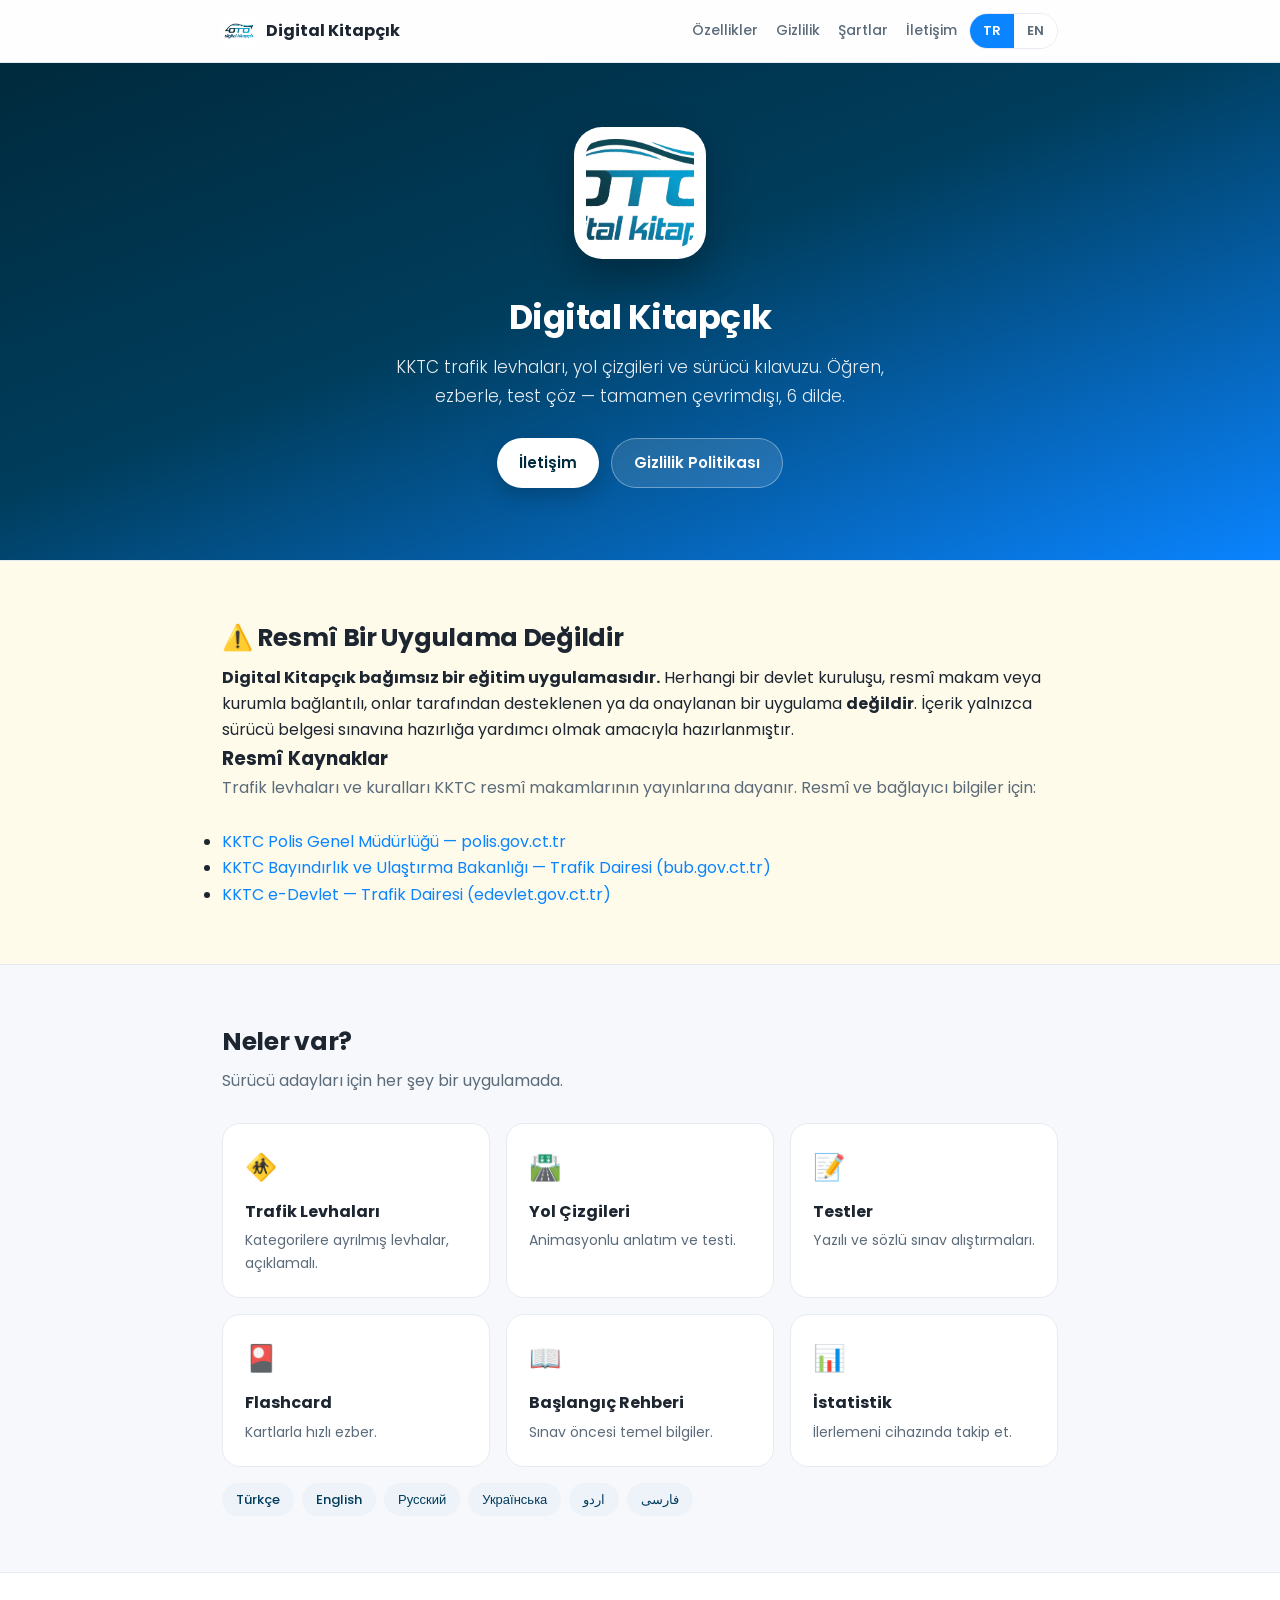
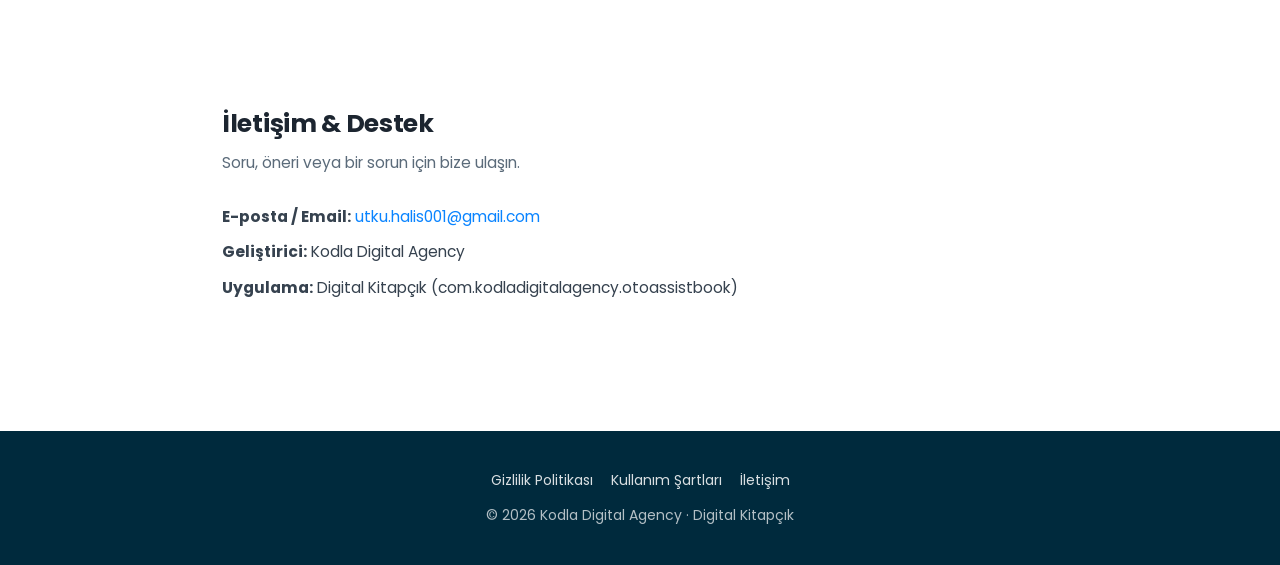
<file: index.html>
<!DOCTYPE html>
<html lang="tr">
<head>
<meta charset="UTF-8">
<meta name="viewport" content="width=device-width, initial-scale=1">
<title>Digital Kitapçık — KKTC Sürücü Kılavuzu</title>
<meta name="description" content="Digital Kitapçık: KKTC trafik levhaları, yol çizgileri ve sürücü kılavuzu. Öğren, ezberle, test çöz. 6 dilde, tamamen çevrimdışı.">
<link rel="icon" href="assets/icon.png">
<link rel="preconnect" href="https://fonts.googleapis.com">
<link rel="preconnect" href="https://fonts.gstatic.com" crossorigin>
<link href="https://fonts.googleapis.com/css2?family=Poppins:wght@300;400;500;600;700&display=swap" rel="stylesheet">
<link rel="stylesheet" href="style.css">
</head>
<body>

<div class="topbar">
  <div class="wrap">
    <a class="brand" href="index.html"><img src="assets/icon.png" alt="Digital Kitapçık"> Digital Kitapçık</a>
    <div class="spacer"></div>
    <nav class="nav-links">
      <a href="#features"><span data-tr>Özellikler</span><span data-en>Features</span></a>
      <a href="privacy.html"><span data-tr>Gizlilik</span><span data-en>Privacy</span></a>
      <a href="terms.html"><span data-tr>Şartlar</span><span data-en>Terms</span></a>
      <a href="#contact"><span data-tr>İletişim</span><span data-en>Contact</span></a>
    </nav>
    <div class="lang-toggle">
      <button id="btn-tr" class="active" onclick="setLang('tr')">TR</button>
      <button id="btn-en" onclick="setLang('en')">EN</button>
    </div>
  </div>
</div>

<header class="hero">
  <img class="logo" src="assets/logo.png" alt="Digital Kitapçık">
  <h1>Digital Kitapçık</h1>
  <p class="tag">
    <span data-tr>KKTC trafik levhaları, yol çizgileri ve sürücü kılavuzu. Öğren, ezberle, test çöz — tamamen çevrimdışı, 6 dilde.</span>
    <span data-en>TRNC traffic signs, road markings and driver's handbook. Learn, memorize, take quizzes — fully offline, in 6 languages.</span>
  </p>
  <div class="stores">
    <a class="btn" href="#contact"><span data-tr>İletişim</span><span data-en>Contact</span></a>
    <a class="btn ghost" href="privacy.html"><span data-tr>Gizlilik Politikası</span><span data-en>Privacy Policy</span></a>
  </div>
</header>

<section class="block" id="disclaimer" style="background:#fffbeb;border-top:1px solid var(--line);border-bottom:1px solid var(--line)">
  <div class="wrap">
    <h2>⚠️ <span data-tr>Resmî Bir Uygulama Değildir</span><span data-en>Not an Official App</span></h2>
    <p>
      <span data-tr><strong>Digital Kitapçık bağımsız bir eğitim uygulamasıdır.</strong> Herhangi bir devlet kuruluşu, resmî makam veya kurumla bağlantılı, onlar tarafından desteklenen ya da onaylanan bir uygulama <strong>değildir</strong>. İçerik yalnızca sürücü belgesi sınavına hazırlığa yardımcı olmak amacıyla hazırlanmıştır.</span>
      <span data-en><strong>Digital Kitapçık is an independent educational app.</strong> It is <strong>not</strong> affiliated with, endorsed by, or authorized by any government agency, official authority, or institution. The content is provided solely to help with driving-licence exam preparation.</span>
    </p>
    <h3><span data-tr>Resmî Kaynaklar</span><span data-en>Official Sources</span></h3>
    <p class="sub"><span data-tr>Trafik levhaları ve kuralları KKTC resmî makamlarının yayınlarına dayanır. Resmî ve bağlayıcı bilgiler için:</span><span data-en>Traffic signs and rules are based on publications of the official TRNC authorities. For official and binding information:</span></p>
    <ul>
      <li><a href="https://polis.gov.ct.tr" target="_blank" rel="noopener">KKTC Polis Genel Müdürlüğü — polis.gov.ct.tr</a></li>
      <li><a href="https://bub.gov.ct.tr/DA%C4%B0RE-VE-KURUMLAR/TRAF%C4%B0K-DA%C4%B0RES%C4%B0" target="_blank" rel="noopener">KKTC Bayındırlık ve Ulaştırma Bakanlığı — Trafik Dairesi (bub.gov.ct.tr)</a></li>
      <li><a href="https://edevlet.gov.ct.tr/trafik-dairesi" target="_blank" rel="noopener">KKTC e-Devlet — Trafik Dairesi (edevlet.gov.ct.tr)</a></li>
    </ul>
  </div>
</section>

<section class="block" id="features">
  <div class="wrap">
    <h2><span data-tr>Neler var?</span><span data-en>What's inside?</span></h2>
    <p class="sub"><span data-tr>Sürücü adayları için her şey bir uygulamada.</span><span data-en>Everything a driver candidate needs in one app.</span></p>
    <div class="features">
      <div class="card"><div class="ico">🚸</div><h3><span data-tr>Trafik Levhaları</span><span data-en>Traffic Signs</span></h3><p><span data-tr>Kategorilere ayrılmış levhalar, açıklamalı.</span><span data-en>Categorized signs with explanations.</span></p></div>
      <div class="card"><div class="ico">🛣️</div><h3><span data-tr>Yol Çizgileri</span><span data-en>Road Markings</span></h3><p><span data-tr>Animasyonlu anlatım ve testi.</span><span data-en>Animated lessons with a quiz.</span></p></div>
      <div class="card"><div class="ico">📝</div><h3><span data-tr>Testler</span><span data-en>Quizzes</span></h3><p><span data-tr>Yazılı ve sözlü sınav alıştırmaları.</span><span data-en>Written and oral exam practice.</span></p></div>
      <div class="card"><div class="ico">🎴</div><h3><span data-tr>Flashcard</span><span data-en>Flashcards</span></h3><p><span data-tr>Kartlarla hızlı ezber.</span><span data-en>Fast memorization with cards.</span></p></div>
      <div class="card"><div class="ico">📖</div><h3><span data-tr>Başlangıç Rehberi</span><span data-en>Beginner Guide</span></h3><p><span data-tr>Sınav öncesi temel bilgiler.</span><span data-en>Essentials before the exam.</span></p></div>
      <div class="card"><div class="ico">📊</div><h3><span data-tr>İstatistik</span><span data-en>Statistics</span></h3><p><span data-tr>İlerlemeni cihazında takip et.</span><span data-en>Track your progress on your device.</span></p></div>
    </div>
    <div class="langs-row">
      <span class="chip">Türkçe</span><span class="chip">English</span><span class="chip">Русский</span><span class="chip">Українська</span><span class="chip">اردو</span><span class="chip">فارسی</span>
    </div>
  </div>
</section>

<section class="block legal" id="contact" style="background:#fff;border-top:1px solid var(--line)">
  <div class="wrap">
    <h2><span data-tr>İletişim & Destek</span><span data-en>Contact & Support</span></h2>
    <p class="sub"><span data-tr>Soru, öneri veya bir sorun için bize ulaşın.</span><span data-en>Reach us for questions, suggestions or any issue.</span></p>
    <p><strong>E-posta / Email:</strong> <a href="mailto:utku.halis001@gmail.com">utku.halis001@gmail.com</a></p>
    <p><strong><span data-tr>Geliştirici</span><span data-en>Developer</span>:</strong> Kodla Digital Agency</p>
    <p><strong><span data-tr>Uygulama</span><span data-en>App</span>:</strong> Digital Kitapçık (com.kodladigitalagency.otoassistbook)</p>
  </div>
</section>

<footer>
  <div class="flinks">
    <a href="privacy.html"><span data-tr>Gizlilik Politikası</span><span data-en>Privacy Policy</span></a>
    <a href="terms.html"><span data-tr>Kullanım Şartları</span><span data-en>Terms of Use</span></a>
    <a href="#contact"><span data-tr>İletişim</span><span data-en>Contact</span></a>
  </div>
  <div>© <span id="year"></span> Kodla Digital Agency · Digital Kitapçık</div>
</footer>

<script src="lang.js"></script>
</body>
</html>
</file>
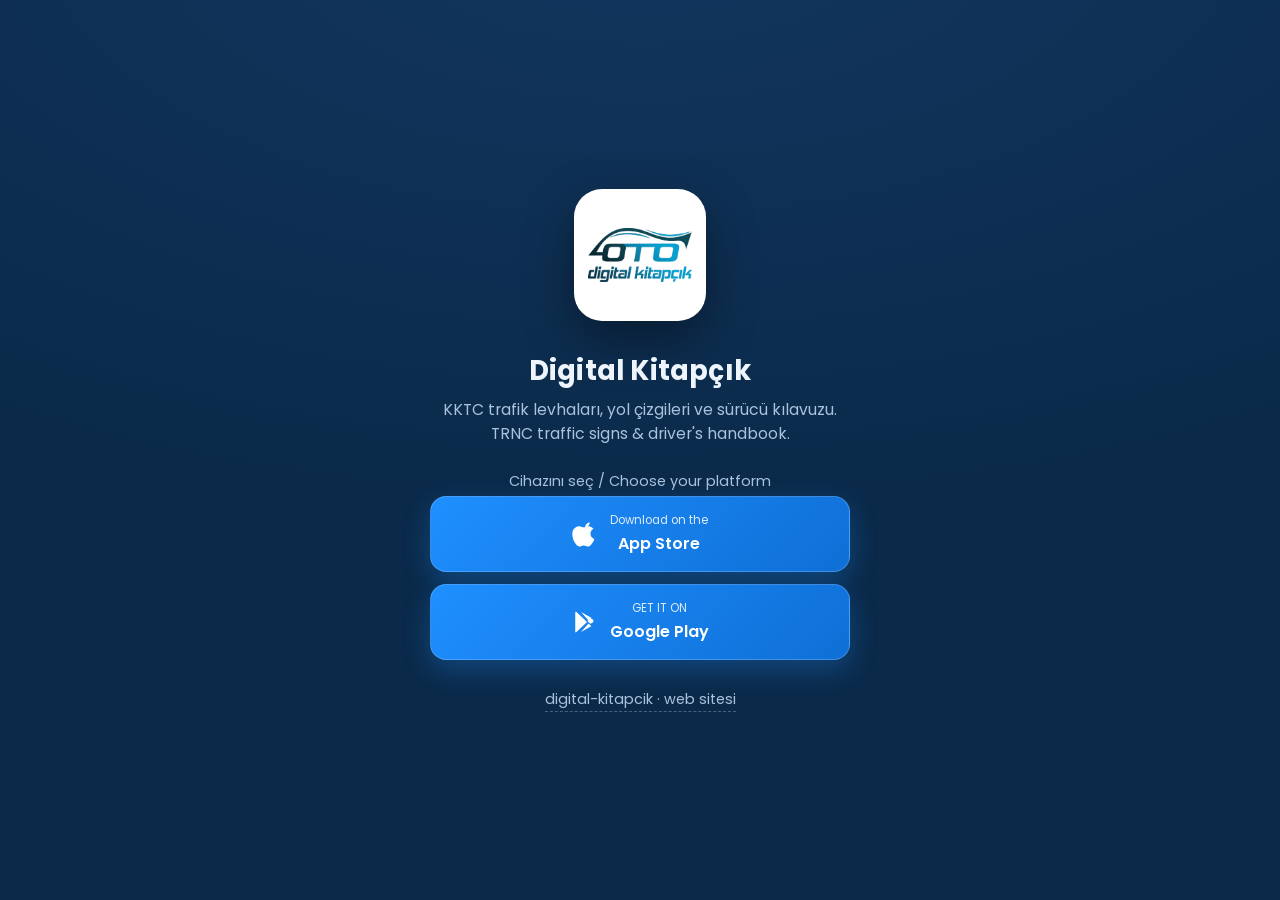
<file: go_market.html>
<!DOCTYPE html>
<html lang="tr">
<head>
<meta charset="UTF-8">
<meta name="viewport" content="width=device-width, initial-scale=1">
<title>Digital Kitapçık — İndir / Download</title>
<meta name="description" content="Digital Kitapçık'ı indir: iPhone için App Store, Android için Google Play. Download Digital Kitapçık from the App Store or Google Play.">
<link rel="icon" href="assets/icon.png">
<meta property="og:title" content="Digital Kitapçık — İndir">
<meta property="og:description" content="KKTC trafik levhaları, yol çizgileri ve sürücü kılavuzu. App Store ve Google Play'de.">
<meta property="og:image" content="assets/logo.png">
<link rel="preconnect" href="https://fonts.googleapis.com">
<link rel="preconnect" href="https://fonts.gstatic.com" crossorigin>
<link href="https://fonts.googleapis.com/css2?family=Poppins:wght@400;500;600;700&display=swap" rel="stylesheet">
<style>
  :root{
    --bg1:#0b2a4a; --bg2:#12365f; --accent:#1f8fff; --accent2:#0f6fd6;
    --card:rgba(255,255,255,.07); --line:rgba(255,255,255,.14); --txt:#eef4fb; --muted:#a9c2dd;
  }
  *{box-sizing:border-box;margin:0;padding:0}
  html,body{height:100%}
  body{
    font-family:'Poppins',system-ui,-apple-system,sans-serif;
    background:radial-gradient(1200px 600px at 50% -10%,var(--bg2),var(--bg1));
    color:var(--txt);min-height:100dvh;display:flex;align-items:center;justify-content:center;
    padding:32px 20px;text-align:center;
  }
  .box{width:100%;max-width:420px}
  .logo{width:132px;height:132px;border-radius:28px;object-fit:contain;background:#fff;padding:14px;
    box-shadow:0 18px 50px rgba(0,0,0,.4);margin-bottom:22px}
  h1{font-size:1.7rem;font-weight:700;margin-bottom:6px;letter-spacing:.2px}
  .tag{color:var(--muted);font-size:.98rem;line-height:1.5;margin-bottom:26px}
  .stat{color:var(--muted);font-size:.9rem;margin:18px 0 4px;min-height:1.2em}
  .btns{display:flex;flex-direction:column;gap:12px}
  a.store{
    display:flex;align-items:center;justify-content:center;gap:12px;
    padding:15px 18px;border-radius:16px;text-decoration:none;font-weight:600;font-size:1.05rem;
    background:linear-gradient(135deg,var(--accent),var(--accent2));color:#fff;
    border:1px solid rgba(255,255,255,.18);transition:transform .15s ease,box-shadow .15s ease;
    box-shadow:0 10px 26px rgba(31,143,255,.28)
  }
  a.store:active{transform:scale(.98)}
  a.store svg{width:26px;height:26px;flex:0 0 auto}
  a.store small{display:block;font-weight:400;font-size:.72rem;opacity:.85;margin-bottom:1px}
  a.store b{font-weight:600;font-size:1rem}
  .site{margin-top:26px}
  .site a{color:var(--muted);text-decoration:none;font-size:.9rem;border-bottom:1px dashed rgba(255,255,255,.25);padding-bottom:2px}
  .spin{display:inline-block;width:15px;height:15px;border:2px solid rgba(255,255,255,.35);
    border-top-color:#fff;border-radius:50%;animation:sp .8s linear infinite;vertical-align:-2px;margin-right:8px}
  @keyframes sp{to{transform:rotate(360deg)}}
</style>
</head>
<body>
  <div class="box">
    <img class="logo" src="assets/logo.png" alt="Digital Kitapçık">
    <h1>Digital Kitapçık</h1>
    <p class="tag">
      KKTC trafik levhaları, yol çizgileri ve sürücü kılavuzu.<br>
      TRNC traffic signs &amp; driver's handbook.
    </p>

    <p class="stat" id="stat"></p>

    <div class="btns">
      <a class="store" id="ios" href="https://apps.apple.com/us/app/digital-kitap%C3%A7%C4%B1k/id6788721372">
        <svg viewBox="0 0 24 24" fill="currentColor"><path d="M16.365 1.43c0 1.14-.417 2.2-1.114 2.98-.75.84-1.98 1.49-3.02 1.41-.13-1.1.42-2.28 1.09-3.02.75-.84 2.05-1.47 3.04-1.37zM20.5 17.02c-.55 1.27-.82 1.84-1.53 2.96-.99 1.57-2.39 3.52-4.12 3.53-1.54.02-1.94-1-4.03-.99-2.09.01-2.53 1.01-4.07.99-1.73-.02-3.05-1.78-4.04-3.35-2.77-4.4-3.06-9.56-1.35-12.3 1.21-1.95 3.13-3.09 4.93-3.09 1.83 0 2.98 1.01 4.5 1.01 1.47 0 2.37-1.01 4.49-1.01 1.6 0 3.3.87 4.51 2.38-3.96 2.17-3.32 7.82.23 9.06z"/></svg>
        <span><small>Download on the</small><b>App Store</b></span>
      </a>
      <a class="store" id="android" href="https://play.google.com/store/apps/details?id=com.kodladigitalagency.otoassistbook">
        <svg viewBox="0 0 24 24" fill="currentColor"><path d="M3.6 2.2 13.9 12 3.6 21.8c-.35-.2-.6-.6-.6-1.05V3.25c0-.45.25-.85.6-1.05zM15.3 13.4l2.55 2.42-9.6 5.42 7.05-7.84zM18.9 9.5c.55.32.9.9.9 1.55s-.35 1.23-.9 1.55l-1.9 1.08-2.75-2.63 2.75-2.63 1.9 1.08zM8.25 2.76l9.6 5.42-2.55 2.42-7.05-7.84z"/></svg>
        <span><small>GET IT ON</small><b>Google Play</b></span>
      </a>
    </div>

    <p class="site"><a href="index.html">digital-kitapcik &middot; web sitesi</a></p>
  </div>

  <script>
    (function () {
      var IOS = "https://apps.apple.com/us/app/digital-kitap%C3%A7%C4%B1k/id6788721372";
      var ANDROID = "https://play.google.com/store/apps/details?id=com.kodladigitalagency.otoassistbook";
      var ua = navigator.userAgent || navigator.vendor || window.opera || "";
      var isIOS = /iPad|iPhone|iPod/.test(ua) ||
                  (navigator.platform === "MacIntel" && navigator.maxTouchPoints > 1);
      var isAndroid = /android/i.test(ua);
      var stat = document.getElementById("stat");

      function go(url, label) {
        stat.innerHTML = '<span class="spin"></span>' + label;
        // Kısa gecikme: kullanıcı yönlendirmeyi görsün, engellenirse butonlar zaten hazır.
        setTimeout(function () { window.location.replace(url); }, 700);
      }

      if (isAndroid) {
        go(ANDROID, "Google Play'e yönlendiriliyorsun…");
      } else if (isIOS) {
        go(IOS, "App Store'a yönlendiriliyorsun…");
      } else {
        stat.textContent = "Cihazını seç / Choose your platform";
      }
    })();
  </script>
</body>
</html>
</file>
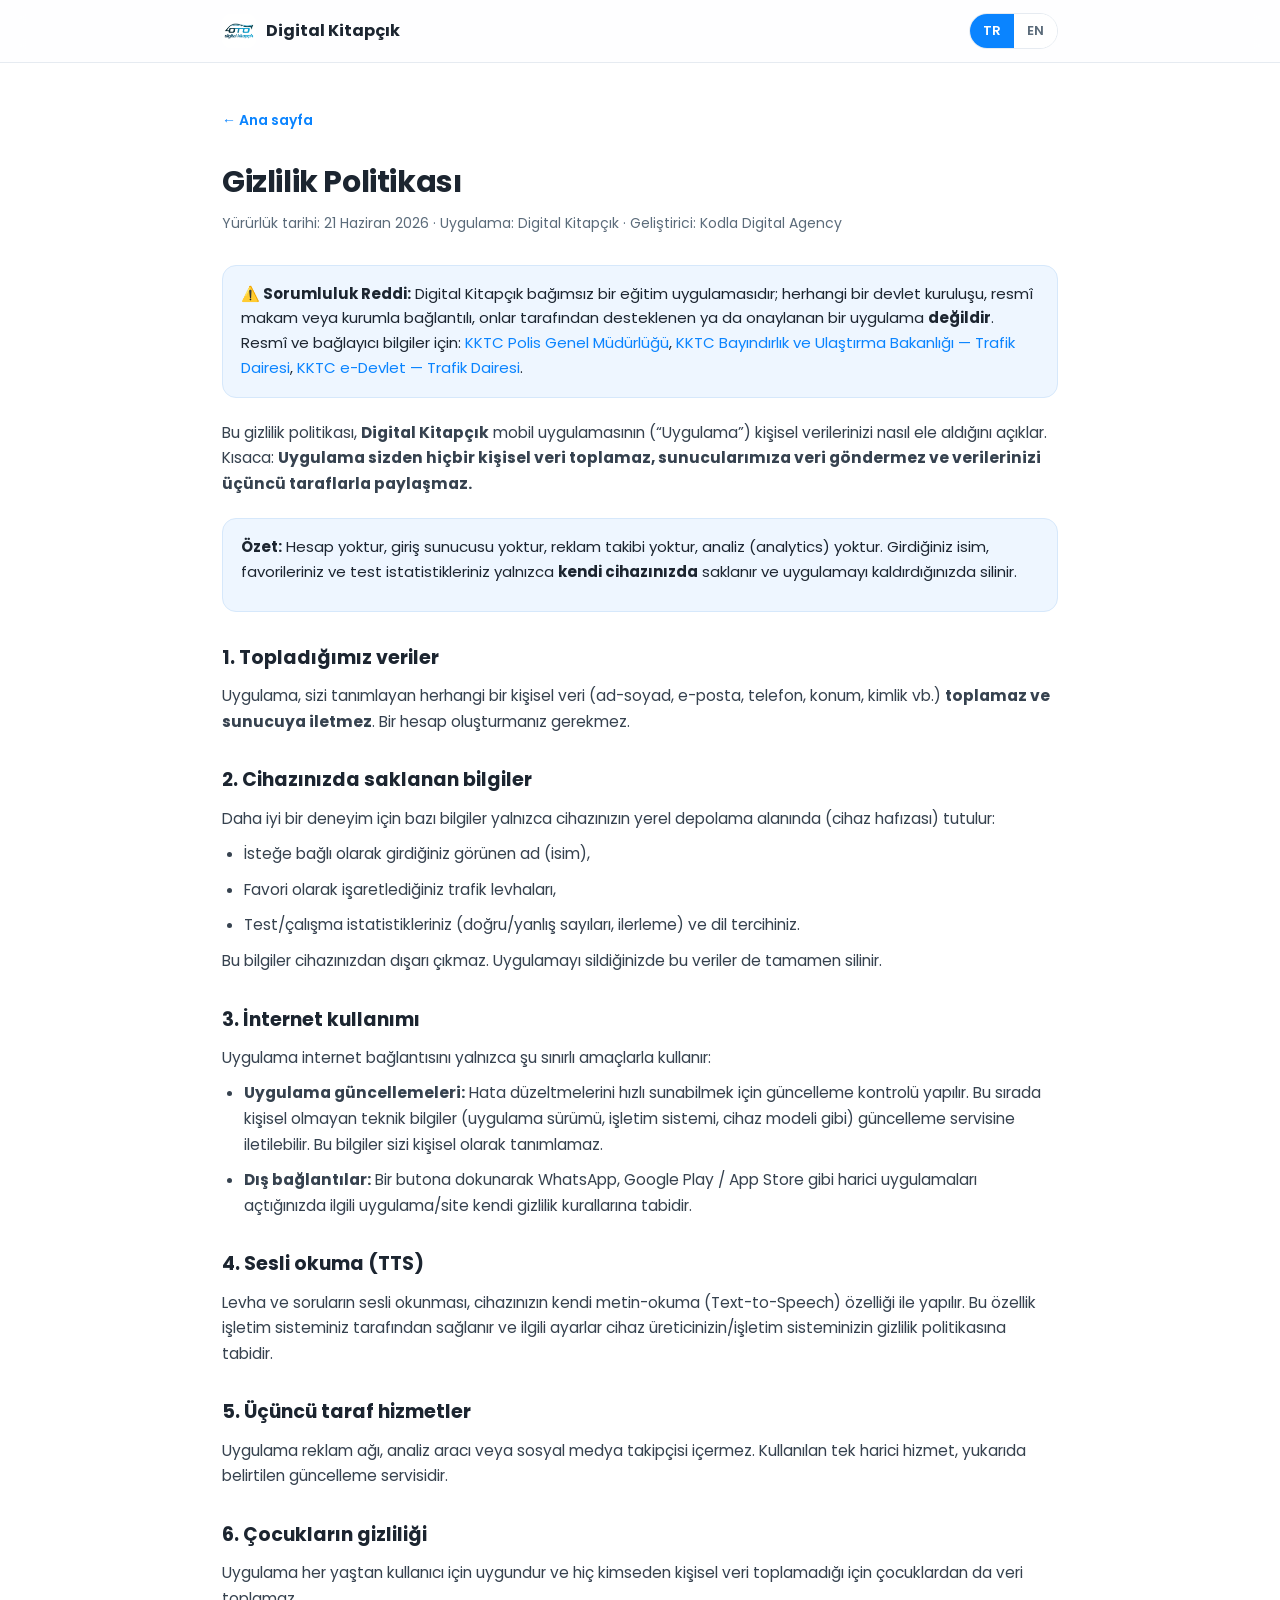
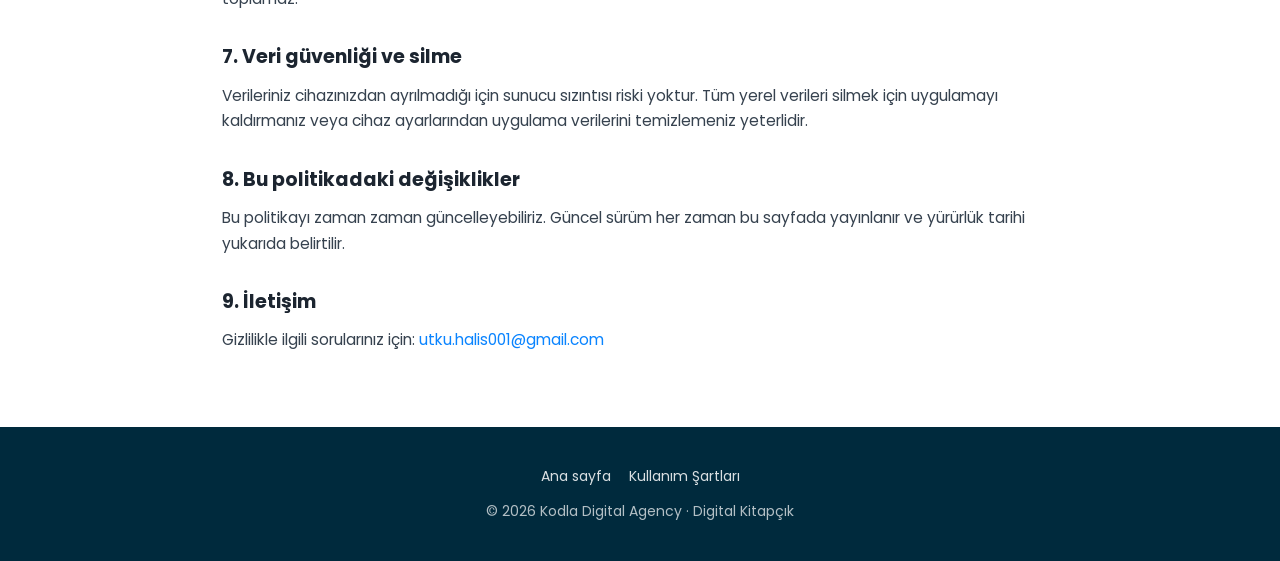
<file: privacy.html>
<!DOCTYPE html>
<html lang="tr">
<head>
<meta charset="UTF-8">
<meta name="viewport" content="width=device-width, initial-scale=1">
<title>Gizlilik Politikası — Digital Kitapçık</title>
<meta name="description" content="Digital Kitapçık gizlilik politikası. Uygulama kişisel veri toplamaz; tüm veriler yalnızca cihazınızda saklanır.">
<link rel="icon" href="assets/icon.png">
<link rel="preconnect" href="https://fonts.googleapis.com">
<link href="https://fonts.googleapis.com/css2?family=Poppins:wght@300;400;500;600;700&display=swap" rel="stylesheet">
<link rel="stylesheet" href="style.css">
</head>
<body>

<div class="topbar">
  <div class="wrap">
    <a class="brand" href="index.html"><img src="assets/icon.png" alt="Digital Kitapçık"> Digital Kitapçık</a>
    <div class="spacer"></div>
    <div class="lang-toggle">
      <button id="btn-tr" class="active" onclick="setLang('tr')">TR</button>
      <button id="btn-en" onclick="setLang('en')">EN</button>
    </div>
  </div>
</div>

<main class="legal">
  <div class="wrap">
    <a class="back" href="index.html">← <span data-tr>Ana sayfa</span><span data-en>Home</span></a>

    <!-- ===================== TURKISH ===================== -->
    <div data-tr>
      <h1>Gizlilik Politikası</h1>
      <p class="eff">Yürürlük tarihi: 21 Haziran 2026 · Uygulama: Digital Kitapçık · Geliştirici: Kodla Digital Agency</p>

      <div class="note">
        <strong>⚠️ Sorumluluk Reddi:</strong> Digital Kitapçık bağımsız bir eğitim uygulamasıdır; herhangi bir devlet kuruluşu, resmî makam veya kurumla bağlantılı, onlar tarafından desteklenen ya da onaylanan bir uygulama <strong>değildir</strong>. Resmî ve bağlayıcı bilgiler için: <a href="https://polis.gov.ct.tr" target="_blank" rel="noopener">KKTC Polis Genel Müdürlüğü</a>, <a href="https://bub.gov.ct.tr/DA%C4%B0RE-VE-KURUMLAR/TRAF%C4%B0K-DA%C4%B0RES%C4%B0" target="_blank" rel="noopener">KKTC Bayındırlık ve Ulaştırma Bakanlığı — Trafik Dairesi</a>, <a href="https://edevlet.gov.ct.tr/trafik-dairesi" target="_blank" rel="noopener">KKTC e-Devlet — Trafik Dairesi</a>.
      </div>

      <p>Bu gizlilik politikası, <strong>Digital Kitapçık</strong> mobil uygulamasının (“Uygulama”) kişisel verilerinizi nasıl ele aldığını açıklar. Kısaca: <strong>Uygulama sizden hiçbir kişisel veri toplamaz, sunucularımıza veri göndermez ve verilerinizi üçüncü taraflarla paylaşmaz.</strong></p>

      <div class="note">
        <strong>Özet:</strong> Hesap yoktur, giriş sunucusu yoktur, reklam takibi yoktur, analiz (analytics) yoktur. Girdiğiniz isim, favorileriniz ve test istatistikleriniz yalnızca <strong>kendi cihazınızda</strong> saklanır ve uygulamayı kaldırdığınızda silinir.</p>
      </div>

      <h2>1. Topladığımız veriler</h2>
      <p>Uygulama, sizi tanımlayan herhangi bir kişisel veri (ad-soyad, e-posta, telefon, konum, kimlik vb.) <strong>toplamaz ve sunucuya iletmez</strong>. Bir hesap oluşturmanız gerekmez.</p>

      <h2>2. Cihazınızda saklanan bilgiler</h2>
      <p>Daha iyi bir deneyim için bazı bilgiler yalnızca cihazınızın yerel depolama alanında (cihaz hafızası) tutulur:</p>
      <ul>
        <li>İsteğe bağlı olarak girdiğiniz görünen ad (isim),</li>
        <li>Favori olarak işaretlediğiniz trafik levhaları,</li>
        <li>Test/çalışma istatistikleriniz (doğru/yanlış sayıları, ilerleme) ve dil tercihiniz.</li>
      </ul>
      <p>Bu bilgiler cihazınızdan dışarı çıkmaz. Uygulamayı sildiğinizde bu veriler de tamamen silinir.</p>

      <h2>3. İnternet kullanımı</h2>
      <p>Uygulama internet bağlantısını yalnızca şu sınırlı amaçlarla kullanır:</p>
      <ul>
        <li><strong>Uygulama güncellemeleri:</strong> Hata düzeltmelerini hızlı sunabilmek için güncelleme kontrolü yapılır. Bu sırada kişisel olmayan teknik bilgiler (uygulama sürümü, işletim sistemi, cihaz modeli gibi) güncelleme servisine iletilebilir. Bu bilgiler sizi kişisel olarak tanımlamaz.</li>
        <li><strong>Dış bağlantılar:</strong> Bir butona dokunarak WhatsApp, Google Play / App Store gibi harici uygulamaları açtığınızda ilgili uygulama/site kendi gizlilik kurallarına tabidir.</li>
      </ul>

      <h2>4. Sesli okuma (TTS)</h2>
      <p>Levha ve soruların sesli okunması, cihazınızın kendi metin-okuma (Text-to-Speech) özelliği ile yapılır. Bu özellik işletim sisteminiz tarafından sağlanır ve ilgili ayarlar cihaz üreticinizin/işletim sisteminizin gizlilik politikasına tabidir.</p>

      <h2>5. Üçüncü taraf hizmetler</h2>
      <p>Uygulama reklam ağı, analiz aracı veya sosyal medya takipçisi içermez. Kullanılan tek harici hizmet, yukarıda belirtilen güncelleme servisidir.</p>

      <h2>6. Çocukların gizliliği</h2>
      <p>Uygulama her yaştan kullanıcı için uygundur ve hiç kimseden kişisel veri toplamadığı için çocuklardan da veri toplamaz.</p>

      <h2>7. Veri güvenliği ve silme</h2>
      <p>Verileriniz cihazınızdan ayrılmadığı için sunucu sızıntısı riski yoktur. Tüm yerel verileri silmek için uygulamayı kaldırmanız veya cihaz ayarlarından uygulama verilerini temizlemeniz yeterlidir.</p>

      <h2>8. Bu politikadaki değişiklikler</h2>
      <p>Bu politikayı zaman zaman güncelleyebiliriz. Güncel sürüm her zaman bu sayfada yayınlanır ve yürürlük tarihi yukarıda belirtilir.</p>

      <h2>9. İletişim</h2>
      <p>Gizlilikle ilgili sorularınız için: <a href="mailto:utku.halis001@gmail.com">utku.halis001@gmail.com</a></p>
    </div>

    <!-- ===================== ENGLISH ===================== -->
    <div data-en>
      <h1>Privacy Policy</h1>
      <p class="eff">Effective date: June 21, 2026 · App: Digital Kitapçık · Developer: Kodla Digital Agency</p>

      <div class="note">
        <strong>⚠️ Disclaimer:</strong> Digital Kitapçık is an independent educational app; it is <strong>not</strong> affiliated with, endorsed by, or authorized by any government agency, official authority, or institution. For official and binding information: <a href="https://polis.gov.ct.tr" target="_blank" rel="noopener">TRNC Police General Directorate</a>, <a href="https://bub.gov.ct.tr/DA%C4%B0RE-VE-KURUMLAR/TRAF%C4%B0K-DA%C4%B0RES%C4%B0" target="_blank" rel="noopener">TRNC Ministry of Public Works and Transport — Traffic Department</a>, <a href="https://edevlet.gov.ct.tr/trafik-dairesi" target="_blank" rel="noopener">TRNC e-Government — Traffic Department</a>.
      </div>

      <p>This privacy policy explains how the <strong>Digital Kitapçık</strong> mobile application (the “App”) handles your personal data. In short: <strong>the App collects no personal data from you, sends no data to our servers, and shares nothing with third parties.</strong></p>

      <div class="note">
        <strong>Summary:</strong> No account, no login server, no advertising tracking, no analytics. The name you enter, your favorites and your quiz statistics are stored only <strong>on your own device</strong> and are removed when you uninstall the App.</p>
      </div>

      <h2>1. Data we collect</h2>
      <p>The App does <strong>not collect or transmit</strong> any personal data that identifies you (such as name, email, phone, location or ID). You do not need to create an account.</p>

      <h2>2. Information stored on your device</h2>
      <p>For a better experience, some information is kept only in your device's local storage:</p>
      <ul>
        <li>An optional display name you enter,</li>
        <li>Traffic signs you mark as favorites,</li>
        <li>Your quiz/study statistics (correct/incorrect counts, progress) and language preference.</li>
      </ul>
      <p>This information never leaves your device. Uninstalling the App permanently deletes it.</p>

      <h2>3. Use of the internet</h2>
      <p>The App uses an internet connection only for these limited purposes:</p>
      <ul>
        <li><strong>App updates:</strong> The App checks for updates so bug fixes can be delivered quickly. During this check, non-personal technical information (such as app version, operating system and device model) may be sent to the update service. This does not identify you personally.</li>
        <li><strong>External links:</strong> When you tap a button to open external apps such as WhatsApp, Google Play or the App Store, those apps/sites are governed by their own privacy policies.</li>
      </ul>

      <h2>4. Text-to-Speech (TTS)</h2>
      <p>Reading signs and questions aloud is performed by your device's own Text-to-Speech feature, provided by your operating system and subject to your device maker's/OS privacy policy.</p>

      <h2>5. Third-party services</h2>
      <p>The App contains no ad networks, analytics tools or social-media trackers. The only external service used is the update service described above.</p>

      <h2>6. Children's privacy</h2>
      <p>The App is suitable for users of all ages and, because it collects no personal data from anyone, it collects no data from children either.</p>

      <h2>7. Data security and deletion</h2>
      <p>Because your data never leaves your device, there is no server-breach risk. To delete all local data, simply uninstall the App or clear the app's data from your device settings.</p>

      <h2>8. Changes to this policy</h2>
      <p>We may update this policy from time to time. The current version is always published on this page, with the effective date shown above.</p>

      <h2>9. Contact</h2>
      <p>For privacy questions: <a href="mailto:utku.halis001@gmail.com">utku.halis001@gmail.com</a></p>
    </div>
  </div>
</main>

<footer>
  <div class="flinks">
    <a href="index.html"><span data-tr>Ana sayfa</span><span data-en>Home</span></a>
    <a href="terms.html"><span data-tr>Kullanım Şartları</span><span data-en>Terms of Use</span></a>
  </div>
  <div>© <span id="year"></span> Kodla Digital Agency · Digital Kitapçık</div>
</footer>

<script src="lang.js"></script>
</body>
</html>
</file>
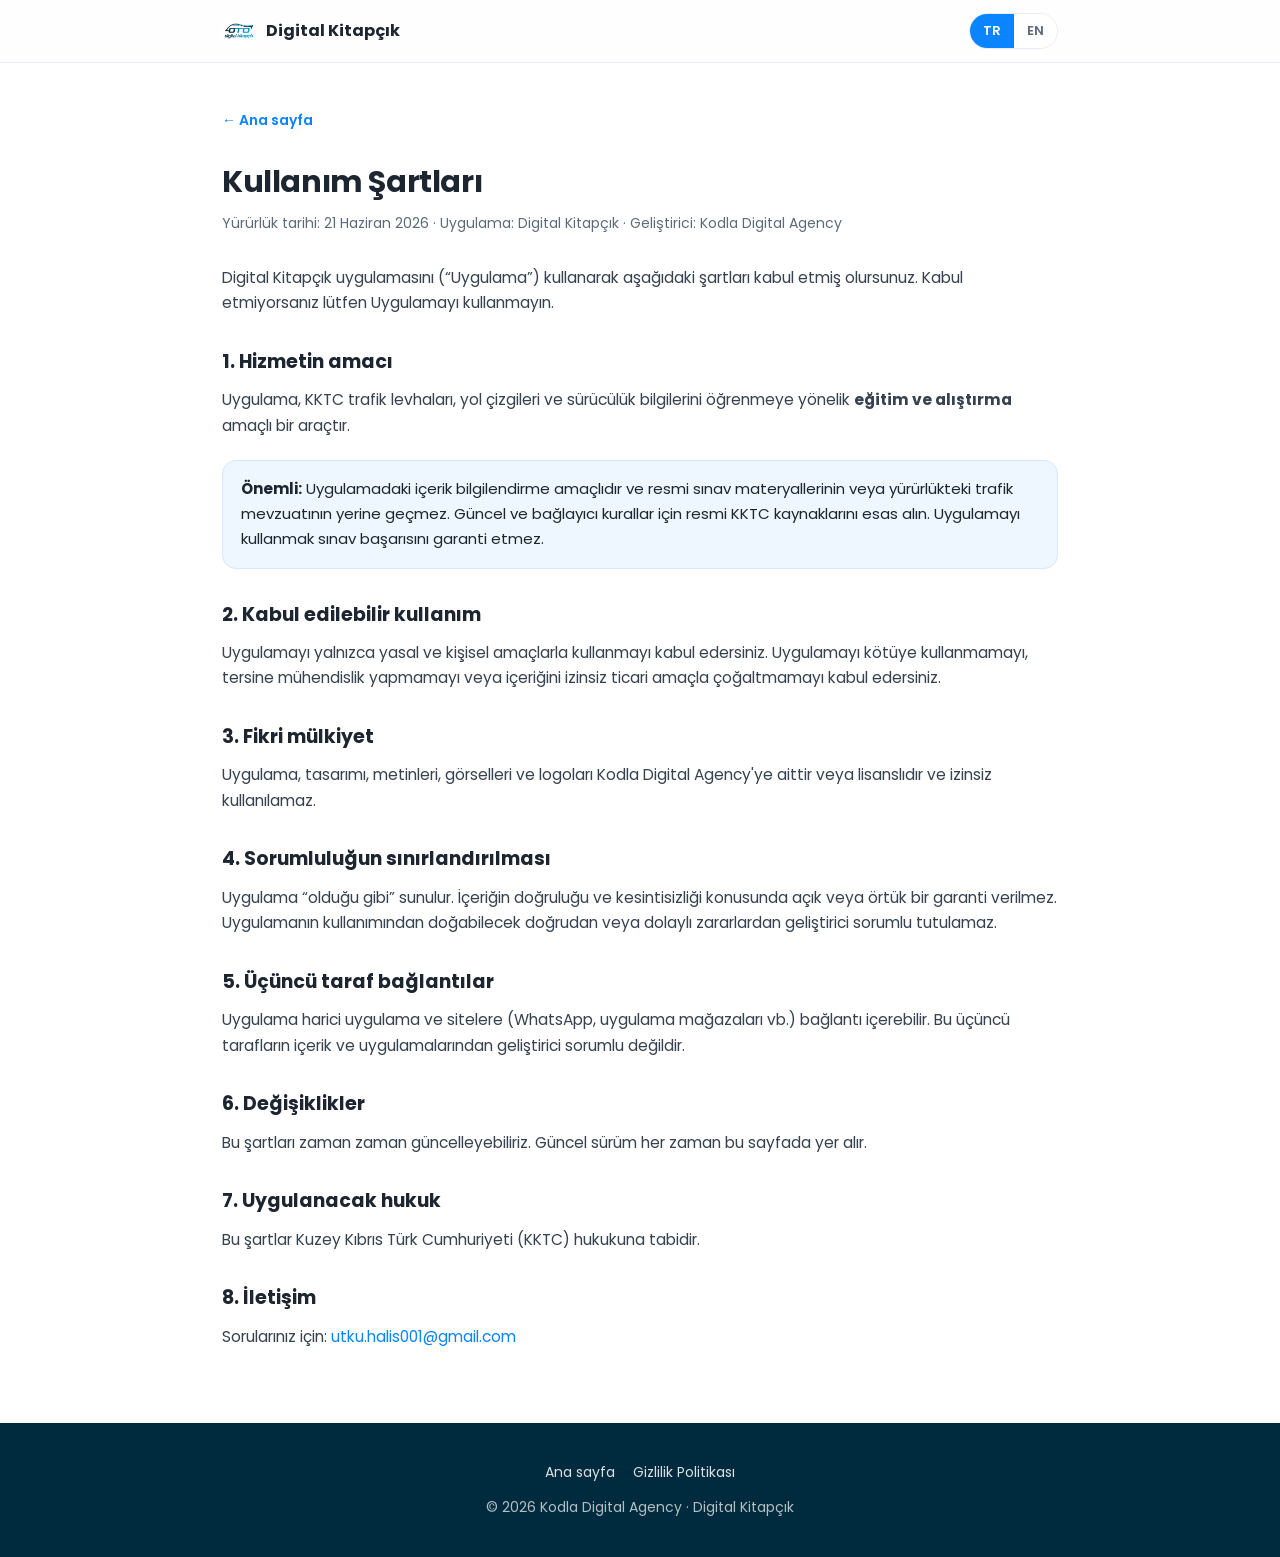
<file: terms.html>
<!DOCTYPE html>
<html lang="tr">
<head>
<meta charset="UTF-8">
<meta name="viewport" content="width=device-width, initial-scale=1">
<title>Kullanım Şartları — Digital Kitapçık</title>
<meta name="description" content="Digital Kitapçık kullanım şartları.">
<link rel="icon" href="assets/icon.png">
<link rel="preconnect" href="https://fonts.googleapis.com">
<link href="https://fonts.googleapis.com/css2?family=Poppins:wght@300;400;500;600;700&display=swap" rel="stylesheet">
<link rel="stylesheet" href="style.css">
</head>
<body>

<div class="topbar">
  <div class="wrap">
    <a class="brand" href="index.html"><img src="assets/icon.png" alt="Digital Kitapçık"> Digital Kitapçık</a>
    <div class="spacer"></div>
    <div class="lang-toggle">
      <button id="btn-tr" class="active" onclick="setLang('tr')">TR</button>
      <button id="btn-en" onclick="setLang('en')">EN</button>
    </div>
  </div>
</div>

<main class="legal">
  <div class="wrap">
    <a class="back" href="index.html">← <span data-tr>Ana sayfa</span><span data-en>Home</span></a>

    <!-- ===================== TURKISH ===================== -->
    <div data-tr>
      <h1>Kullanım Şartları</h1>
      <p class="eff">Yürürlük tarihi: 21 Haziran 2026 · Uygulama: Digital Kitapçık · Geliştirici: Kodla Digital Agency</p>

      <p>Digital Kitapçık uygulamasını (“Uygulama”) kullanarak aşağıdaki şartları kabul etmiş olursunuz. Kabul etmiyorsanız lütfen Uygulamayı kullanmayın.</p>

      <h2>1. Hizmetin amacı</h2>
      <p>Uygulama, KKTC trafik levhaları, yol çizgileri ve sürücülük bilgilerini öğrenmeye yönelik <strong>eğitim ve alıştırma</strong> amaçlı bir araçtır.</p>

      <div class="note">
        <strong>Önemli:</strong> Uygulamadaki içerik bilgilendirme amaçlıdır ve resmi sınav materyallerinin veya yürürlükteki trafik mevzuatının yerine geçmez. Güncel ve bağlayıcı kurallar için resmi KKTC kaynaklarını esas alın. Uygulamayı kullanmak sınav başarısını garanti etmez.
      </div>

      <h2>2. Kabul edilebilir kullanım</h2>
      <p>Uygulamayı yalnızca yasal ve kişisel amaçlarla kullanmayı kabul edersiniz. Uygulamayı kötüye kullanmamayı, tersine mühendislik yapmamayı veya içeriğini izinsiz ticari amaçla çoğaltmamayı kabul edersiniz.</p>

      <h2>3. Fikri mülkiyet</h2>
      <p>Uygulama, tasarımı, metinleri, görselleri ve logoları Kodla Digital Agency'ye aittir veya lisanslıdır ve izinsiz kullanılamaz.</p>

      <h2>4. Sorumluluğun sınırlandırılması</h2>
      <p>Uygulama “olduğu gibi” sunulur. İçeriğin doğruluğu ve kesintisizliği konusunda açık veya örtük bir garanti verilmez. Uygulamanın kullanımından doğabilecek doğrudan veya dolaylı zararlardan geliştirici sorumlu tutulamaz.</p>

      <h2>5. Üçüncü taraf bağlantılar</h2>
      <p>Uygulama harici uygulama ve sitelere (WhatsApp, uygulama mağazaları vb.) bağlantı içerebilir. Bu üçüncü tarafların içerik ve uygulamalarından geliştirici sorumlu değildir.</p>

      <h2>6. Değişiklikler</h2>
      <p>Bu şartları zaman zaman güncelleyebiliriz. Güncel sürüm her zaman bu sayfada yer alır.</p>

      <h2>7. Uygulanacak hukuk</h2>
      <p>Bu şartlar Kuzey Kıbrıs Türk Cumhuriyeti (KKTC) hukukuna tabidir.</p>

      <h2>8. İletişim</h2>
      <p>Sorularınız için: <a href="mailto:utku.halis001@gmail.com">utku.halis001@gmail.com</a></p>
    </div>

    <!-- ===================== ENGLISH ===================== -->
    <div data-en>
      <h1>Terms of Use</h1>
      <p class="eff">Effective date: June 21, 2026 · App: Digital Kitapçık · Developer: Kodla Digital Agency</p>

      <p>By using the Digital Kitapçık application (the “App”), you agree to the following terms. If you do not agree, please do not use the App.</p>

      <h2>1. Purpose of the service</h2>
      <p>The App is an <strong>educational and practice</strong> tool for learning TRNC traffic signs, road markings and driving knowledge.</p>

      <div class="note">
        <strong>Important:</strong> The content in the App is for informational purposes and does not replace official exam materials or the traffic legislation in force. Rely on official TRNC sources for current and binding rules. Using the App does not guarantee exam success.
      </div>

      <h2>2. Acceptable use</h2>
      <p>You agree to use the App only for lawful, personal purposes. You agree not to misuse, reverse-engineer, or commercially reproduce its content without permission.</p>

      <h2>3. Intellectual property</h2>
      <p>The App, its design, text, graphics and logos are owned by or licensed to Kodla Digital Agency and may not be used without permission.</p>

      <h2>4. Limitation of liability</h2>
      <p>The App is provided “as is.” No express or implied warranty is given regarding the accuracy or uninterrupted availability of the content. The developer is not liable for any direct or indirect damages arising from use of the App.</p>

      <h2>5. Third-party links</h2>
      <p>The App may link to external apps and sites (WhatsApp, app stores, etc.). The developer is not responsible for the content or practices of these third parties.</p>

      <h2>6. Changes</h2>
      <p>We may update these terms from time to time. The current version always appears on this page.</p>

      <h2>7. Governing law</h2>
      <p>These terms are governed by the law of the Turkish Republic of Northern Cyprus (TRNC).</p>

      <h2>8. Contact</h2>
      <p>For questions: <a href="mailto:utku.halis001@gmail.com">utku.halis001@gmail.com</a></p>
    </div>
  </div>
</main>

<footer>
  <div class="flinks">
    <a href="index.html"><span data-tr>Ana sayfa</span><span data-en>Home</span></a>
    <a href="privacy.html"><span data-tr>Gizlilik Politikası</span><span data-en>Privacy Policy</span></a>
  </div>
  <div>© <span id="year"></span> Kodla Digital Agency · Digital Kitapçık</div>
</footer>

<script src="lang.js"></script>
</body>
</html>
</file>
<file: style.css>
:root {
  --blue: #0A84FF;
  --blue-dark: #003D5C;
  --navy: #002A3D;
  --ink: #1c2530;
  --muted: #5b6b7a;
  --line: #e6ebf1;
  --bg: #f6f8fb;
  --wa: #25D366;
  --radius: 18px;
  --maxw: 880px;
}

* { box-sizing: border-box; margin: 0; padding: 0; }

html { scroll-behavior: smooth; }

body {
  font-family: 'Poppins', -apple-system, BlinkMacSystemFont, 'Segoe UI', Roboto, sans-serif;
  color: var(--ink);
  background: var(--bg);
  line-height: 1.65;
  -webkit-font-smoothing: antialiased;
}

[lang-rtl] { direction: rtl; }

a { color: var(--blue); text-decoration: none; }
a:hover { text-decoration: underline; }

.wrap { max-width: var(--maxw); margin: 0 auto; padding: 0 22px; }

/* ---------- Top bar ---------- */
.topbar {
  position: sticky; top: 0; z-index: 20;
  background: rgba(255,255,255,.85);
  backdrop-filter: saturate(180%) blur(12px);
  border-bottom: 1px solid var(--line);
}
.topbar .wrap { display: flex; align-items: center; gap: 12px; height: 62px; }
.brand { display: flex; align-items: center; gap: 10px; font-weight: 700; color: var(--ink); }
.brand img { width: 34px; height: 34px; border-radius: 9px; object-fit: cover; }
.spacer { flex: 1; }
.nav-links { display: flex; gap: 18px; font-size: 14px; font-weight: 500; }
.nav-links a { color: var(--muted); }
.lang-toggle { display: flex; border: 1px solid var(--line); border-radius: 999px; overflow: hidden; }
.lang-toggle button {
  border: 0; background: #fff; color: var(--muted);
  padding: 6px 13px; font: inherit; font-size: 13px; font-weight: 600; cursor: pointer;
}
.lang-toggle button.active { background: var(--blue); color: #fff; }

@media (max-width: 600px) { .nav-links { display: none; } }

/* ---------- Hero ---------- */
.hero {
  background: linear-gradient(160deg, var(--navy) 0%, var(--blue-dark) 45%, var(--blue) 100%);
  color: #fff; text-align: center; padding: 64px 22px 72px;
}
.hero img.logo {
  width: 132px; height: 132px; border-radius: 28px; object-fit: cover;
  background: #fff; padding: 12px; box-shadow: 0 18px 40px rgba(0,0,0,.28);
}
.hero h1 { font-size: 34px; margin: 22px 0 8px; font-weight: 700; letter-spacing: -.5px; }
.hero p.tag { font-size: 17px; opacity: .9; font-weight: 300; max-width: 540px; margin: 0 auto; }
.hero .stores { margin-top: 28px; display: flex; gap: 12px; justify-content: center; flex-wrap: wrap; }
.btn {
  display: inline-flex; align-items: center; gap: 8px;
  background: #fff; color: var(--navy); font-weight: 600; font-size: 15px;
  padding: 12px 22px; border-radius: 999px; box-shadow: 0 8px 20px rgba(0,0,0,.18);
}
.btn:hover { text-decoration: none; transform: translateY(-1px); }
.btn.ghost { background: rgba(255,255,255,.12); color: #fff; box-shadow: none; border: 1px solid rgba(255,255,255,.35); }

/* ---------- Sections ---------- */
section.block { padding: 56px 0; }
section.block h2 { font-size: 25px; margin-bottom: 6px; letter-spacing: -.3px; }
section.block .sub { color: var(--muted); margin-bottom: 28px; }

.features { display: grid; grid-template-columns: repeat(auto-fit, minmax(220px,1fr)); gap: 16px; }
.card {
  background: #fff; border: 1px solid var(--line); border-radius: var(--radius);
  padding: 22px; transition: transform .15s, box-shadow .15s;
}
.card:hover { transform: translateY(-3px); box-shadow: 0 14px 30px rgba(10,40,80,.08); }
.card .ico { font-size: 26px; margin-bottom: 10px; }
.card h3 { font-size: 16px; margin-bottom: 4px; }
.card p { font-size: 14px; color: var(--muted); }

.langs-row { display: flex; flex-wrap: wrap; gap: 8px; margin-top: 16px; }
.chip { background: #eef3f9; color: var(--blue-dark); border-radius: 999px; padding: 6px 14px; font-size: 13px; font-weight: 500; }

/* ---------- Legal pages ---------- */
.legal { background: #fff; }
.legal .wrap { padding-top: 44px; padding-bottom: 64px; }
.legal h1 { font-size: 30px; margin-bottom: 4px; letter-spacing: -.4px; }
.legal .eff { color: var(--muted); font-size: 14px; margin-bottom: 30px; }
.legal h2 { font-size: 19px; margin: 30px 0 10px; }
.legal p, .legal li { color: #36424f; font-size: 15.5px; margin-bottom: 10px; }
.legal ul { padding-inline-start: 22px; }
.legal .note {
  background: #eef6ff; border: 1px solid #d6e8fb; border-radius: 14px;
  padding: 16px 18px; margin: 22px 0; font-size: 15px;
}
.legal .back { display: inline-block; margin-bottom: 26px; font-weight: 600; font-size: 14px; }

/* ---------- Footer ---------- */
footer {
  background: var(--navy); color: rgba(255,255,255,.7);
  text-align: center; padding: 38px 22px; font-size: 14px;
}
footer a { color: #fff; }
footer .flinks { margin-bottom: 12px; display: flex; gap: 18px; justify-content: center; flex-wrap: wrap; }
footer .flinks a { color: rgba(255,255,255,.85); }

/* language visibility */
[data-en] { display: none; }
body.en [data-tr] { display: none; }
body.en [data-en] { display: revert; }
</file>
